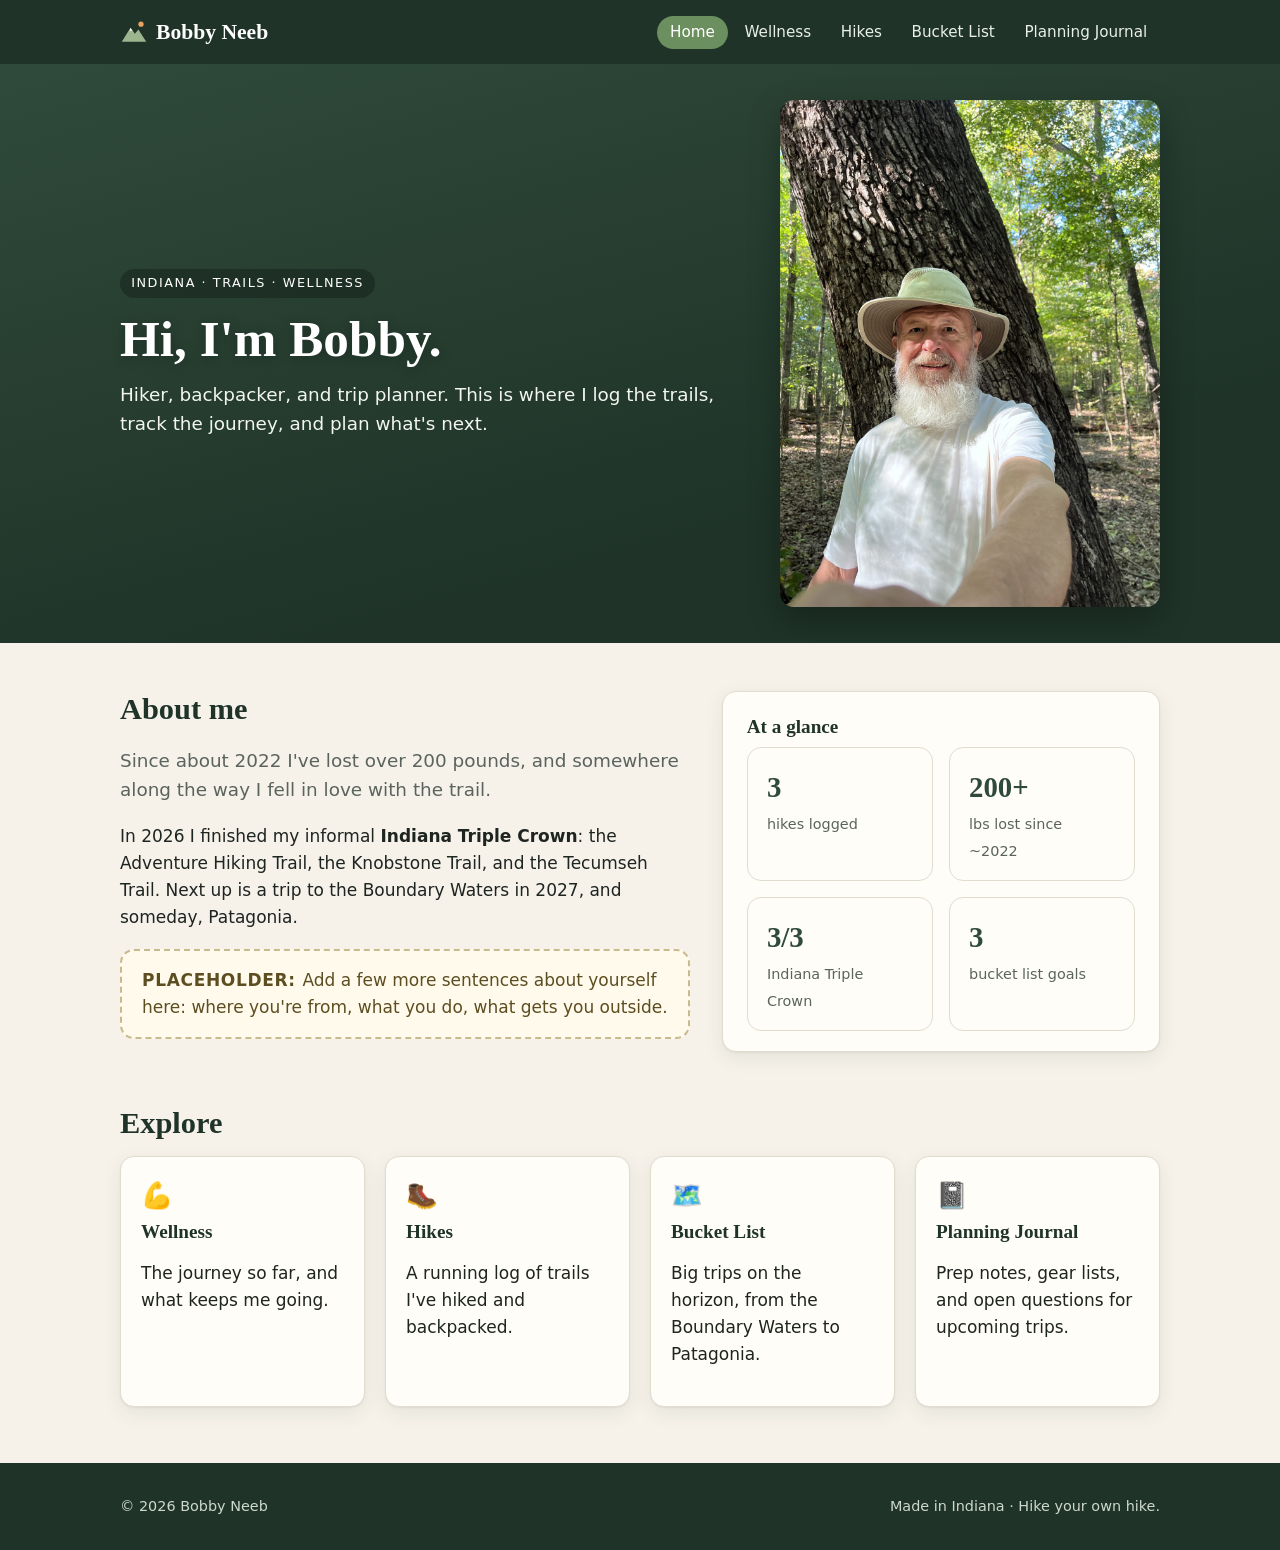
<file: index.html>
<!doctype html>
<html lang="en">
<head>
<meta charset="utf-8">
<meta name="viewport" content="width=device-width, initial-scale=1">
<title>Bobby Neeb</title>
<meta name="description" content="Bobby Neeb: hiking, wellness, and planning the next adventure.">
<meta name="theme-color" content="#1f3328">
<link rel="icon" href="images/favicon.svg" type="image/svg+xml">
<link rel="stylesheet" href="css/style.css">
</head>
<body>
<div id="site-header"></div>
<div class="hero hero-home">
  <div class="wrap hero-layout">
    <div class="hero-copy">
      <span class="tag">Indiana &middot; Trails &middot; Wellness</span>
      <h1>Hi, I'm Bobby.</h1>
      <p>Hiker, backpacker, and trip planner. This is where I log the trails, track the journey, and plan what's next.</p>
    </div>
    <img class="hero-photo" src="images/hero-knobstone.jpg" width="1200" height="1600" alt="Bobby Neeb on the Knobstone Trail">
  </div>
</div>
<main id="main" class="wrap">

<section class="two-col" style="margin-top:2rem">
  <div>
    <h2 style="margin-top:0">About me</h2>
    <p class="lead">Since about 2022 I've lost over 200 pounds, and somewhere along the way I fell in love with the trail.</p>
    <p>In 2026 I finished my informal <strong>Indiana Triple Crown</strong>: the Adventure Hiking Trail, the Knobstone Trail, and the Tecumseh Trail. Next up is a trip to the Boundary Waters in 2027, and someday, Patagonia.</p>
    <p class="placeholder">Add a few more sentences about yourself here: where you're from, what you do, what gets you outside.</p>
  </div>
  <aside class="panel" aria-label="Quick stats">
    <h3>At a glance</h3>
    <div class="stats" style="margin:.5rem 0 0;grid-template-columns:1fr 1fr">
      <div class="stat"><b id="stat-hikes">–</b><span>hikes logged</span></div>
      <div class="stat"><b>200+</b><span>lbs lost since ~2022</span></div>
      <div class="stat"><b>3/3</b><span>Indiana Triple Crown</span></div>
      <div class="stat"><b id="stat-bucket">–</b><span>bucket list goals</span></div>
    </div>
  </aside>
</section>

<h2>Explore</h2>
<div class="grid">
  <a class="card" href="wellness.html"><div class="body"><div class="icon" aria-hidden="true">💪</div><h3>Wellness</h3><p>The journey so far, and what keeps me going.</p></div></a>
  <a class="card" href="hikes.html"><div class="body"><div class="icon" aria-hidden="true">🥾</div><h3>Hikes</h3><p>A running log of trails I've hiked and backpacked.</p></div></a>
  <a class="card" href="bucket-list.html"><div class="body"><div class="icon" aria-hidden="true">🗺️</div><h3>Bucket List</h3><p>Big trips on the horizon, from the Boundary Waters to Patagonia.</p></div></a>
  <a class="card" href="journal.html"><div class="body"><div class="icon" aria-hidden="true">📓</div><h3>Planning Journal</h3><p>Prep notes, gear lists, and open questions for upcoming trips.</p></div></a>
</div>

</main>
<div id="site-footer"></div>
<script src="js/site.js"></script>
<script>
loadJSON("data/hikes.json").then(d => document.getElementById("stat-hikes").textContent = d.hikes.length).catch(()=>{});
loadJSON("data/bucket-list.json").then(d => document.getElementById("stat-bucket").textContent = d.items.filter(i=>!i.example).length).catch(()=>{});
</script>
</body>
</html>
</file>
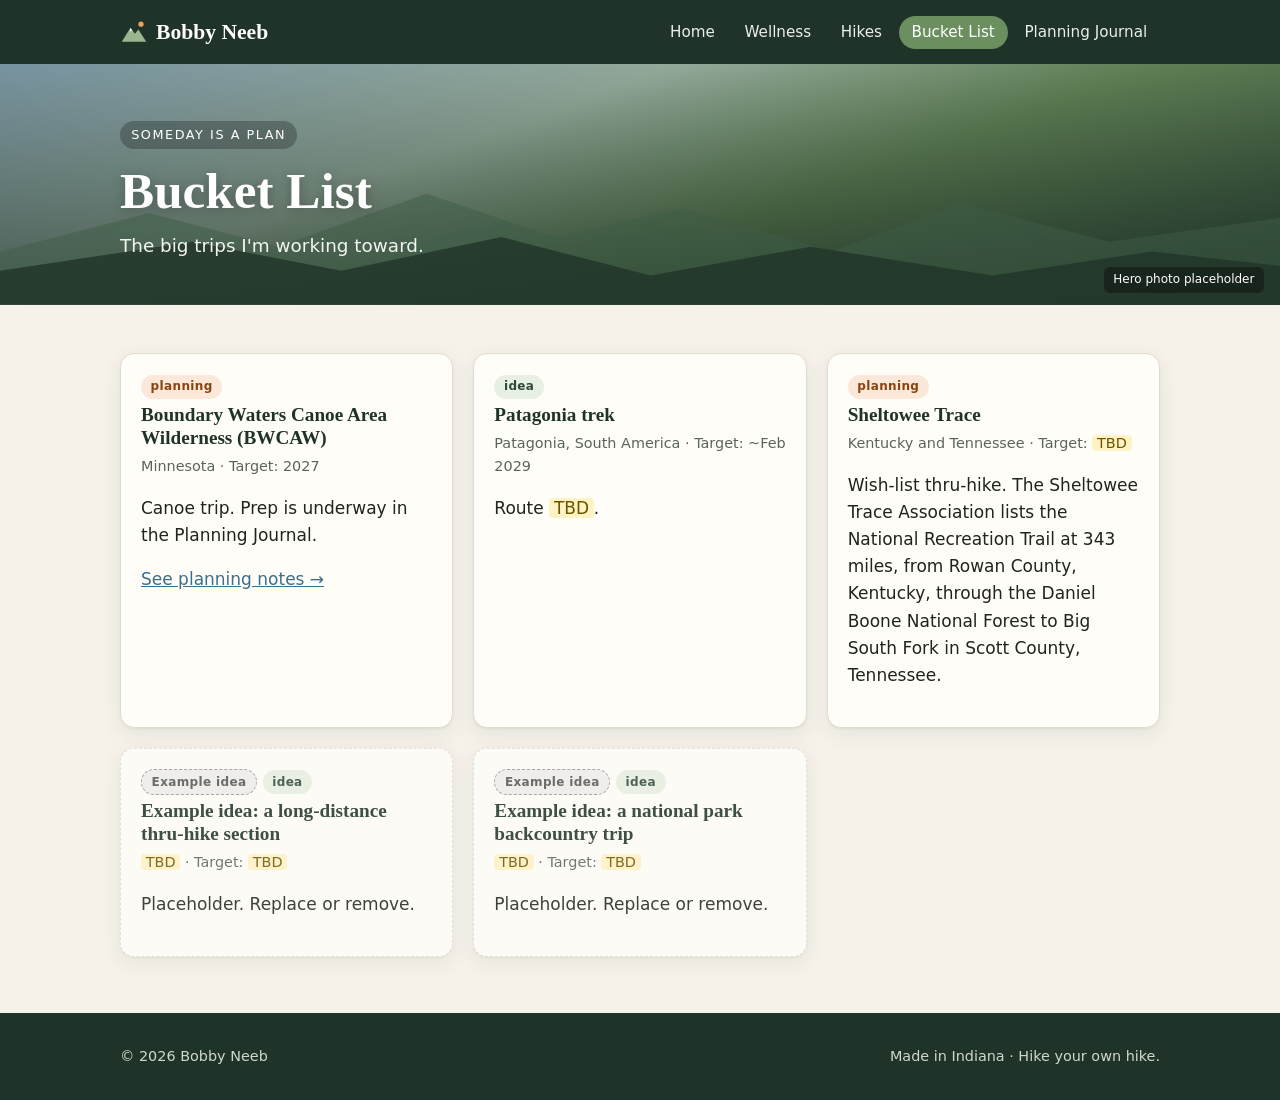
<file: bucket-list.html>
<!doctype html>
<html lang="en">
<head>
<meta charset="utf-8">
<meta name="viewport" content="width=device-width, initial-scale=1">
<title>Bucket List · Bobby Neeb</title>
<meta name="description" content="Bobby Neeb's adventure bucket list.">
<meta name="theme-color" content="#1f3328">
<link rel="icon" href="images/favicon.svg" type="image/svg+xml">
<link rel="stylesheet" href="css/style.css">
</head>
<body>
<div id="site-header"></div>
<div class="hero small" role="img" aria-label="Placeholder hero illustration of mountains">
  <svg class="mtn" viewBox="0 0 1200 300" preserveAspectRatio="none" aria-hidden="true">
<path d="M0 300 L0 190 L140 110 L260 180 L400 70 L520 160 L640 100 L780 190 L900 90 L1040 170 L1200 120 L1200 300Z" fill="#3e5d48" opacity=".55"/>
<path d="M0 300 L0 230 L180 170 L320 230 L470 160 L610 240 L760 180 L930 240 L1080 190 L1200 220 L1200 300Z" fill="#24382c"/>
</svg>
  <div class="wrap">
    <span class="tag">Someday is a plan</span>
    <h1>Bucket List</h1>
    <p>The big trips I'm working toward.</p>
  </div>
  <span class="placeholder-note">Hero photo placeholder</span>
</div>
<main id="main" class="wrap">

<div id="bucket" aria-live="polite" style="margin-top:2rem"><p>Loading…</p></div>
<noscript><p>The bucket list needs JavaScript. The raw data is at <a href="data/bucket-list.json">data/bucket-list.json</a>.</p></noscript>

</main>
<div id="site-footer"></div>
<script src="js/site.js"></script>
<script>
(async () => {
  const el = document.getElementById("bucket");
  let items;
  try { items = (await loadJSON("data/bucket-list.json")).items; } catch (e) { return showError(el, e); }
  el.innerHTML = `<div class="grid wide">${items.map(i => `
    <article class="card"${i.example ? ' style="opacity:.85;border-style:dashed"' : ""}>
      <div class="body">
        ${i.example ? '<span class="badge example">Example idea</span>' : ""}<span class="badge ${esc(i.status)}">${esc(i.status)}</span>
        <h3>${esc(i.title)}</h3>
        <p class="meta">${tbd(i.region)} &middot; Target: ${tbd(i.target)}</p>
        <p>${tbd(i.notes)}</p>
        ${i.link ? `<p><a href="${esc(i.link)}">See planning notes →</a></p>` : ""}
      </div>
    </article>`).join("")}</div>`;
})();
</script>
</body>
</html>
</file>
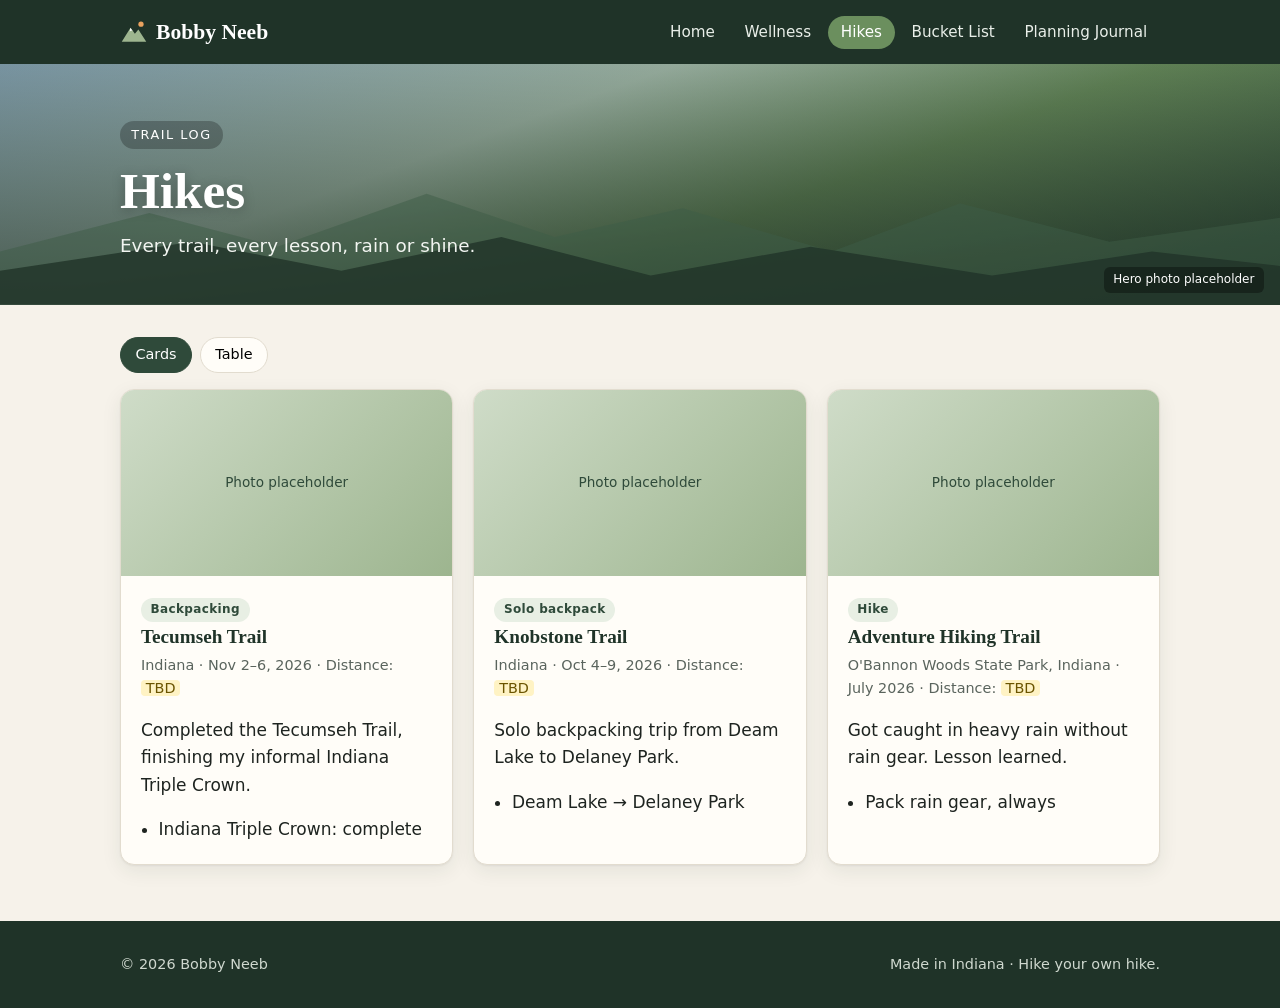
<file: hikes.html>
<!doctype html>
<html lang="en">
<head>
<meta charset="utf-8">
<meta name="viewport" content="width=device-width, initial-scale=1">
<title>Hikes · Bobby Neeb</title>
<meta name="description" content="Bobby Neeb's hike log.">
<meta name="theme-color" content="#1f3328">
<link rel="icon" href="images/favicon.svg" type="image/svg+xml">
<link rel="stylesheet" href="css/style.css">
</head>
<body>
<div id="site-header"></div>
<div class="hero small" role="img" aria-label="Placeholder hero illustration of mountains">
  <svg class="mtn" viewBox="0 0 1200 300" preserveAspectRatio="none" aria-hidden="true">
<path d="M0 300 L0 190 L140 110 L260 180 L400 70 L520 160 L640 100 L780 190 L900 90 L1040 170 L1200 120 L1200 300Z" fill="#3e5d48" opacity=".55"/>
<path d="M0 300 L0 230 L180 170 L320 230 L470 160 L610 240 L760 180 L930 240 L1080 190 L1200 220 L1200 300Z" fill="#24382c"/>
</svg>
  <div class="wrap">
    <span class="tag">Trail log</span>
    <h1>Hikes</h1>
    <p>Every trail, every lesson, rain or shine.</p>
  </div>
  <span class="placeholder-note">Hero photo placeholder</span>
</div>
<main id="main" class="wrap">

<div class="view-switch" role="group" aria-label="Choose view">
  <button type="button" data-view="cards" aria-pressed="true">Cards</button>
  <button type="button" data-view="table" aria-pressed="false">Table</button>
</div>
<div id="hikes" aria-live="polite"><p>Loading hikes…</p></div>
<noscript><p>The hike log needs JavaScript. The raw data is at <a href="data/hikes.json">data/hikes.json</a>.</p></noscript>

</main>
<div id="site-footer"></div>
<script src="js/site.js"></script>
<script>
(async () => {
  const el = document.getElementById("hikes");
  let hikes;
  try { hikes = (await loadJSON("data/hikes.json")).hikes; } catch (e) { return showError(el, e); }
  const cards = () => `<div class="grid wide">${hikes.map(h => `
    <article class="card">
      <div class="card-img">${h.photo ? `<img src="${esc(h.photo)}" alt="${esc(h.name)}">` : "Photo placeholder"}</div>
      <div class="body">
        <span class="badge">${esc(h.type)}</span>
        <h3>${esc(h.name)}</h3>
        <p class="meta">${esc(h.location)} &middot; ${esc(h.dates)} &middot; Distance: ${tbd(h.distance)}</p>
        <p>${esc(h.summary)}</p>
        ${h.highlights?.length ? `<ul>${h.highlights.map(x => `<li>${esc(x)}</li>`).join("")}</ul>` : ""}
      </div>
    </article>`).join("")}</div>`;
  const table = () => `<div class="table-wrap"><table>
    <caption class="skip">Hike log</caption>
    <thead><tr><th scope="col">Trail</th><th scope="col">Where</th><th scope="col">When</th><th scope="col">Type</th><th scope="col">Distance</th><th scope="col">Notes</th></tr></thead>
    <tbody>${hikes.map(h => `<tr><th scope="row">${esc(h.name)}</th><td>${esc(h.location)}</td><td>${esc(h.dates)}</td><td>${esc(h.type)}</td><td>${tbd(h.distance)}</td><td>${esc(h.summary)}</td></tr>`).join("")}</tbody>
  </table></div>`;
  const render = v => {
    el.innerHTML = v === "table" ? table() : cards();
    document.querySelectorAll(".view-switch button").forEach(b => b.setAttribute("aria-pressed", b.dataset.view === v));
  };
  document.querySelectorAll(".view-switch button").forEach(b => b.addEventListener("click", () => render(b.dataset.view)));
  render(new URLSearchParams(location.search).get("view") || "cards");
})();
</script>
</body>
</html>
</file>
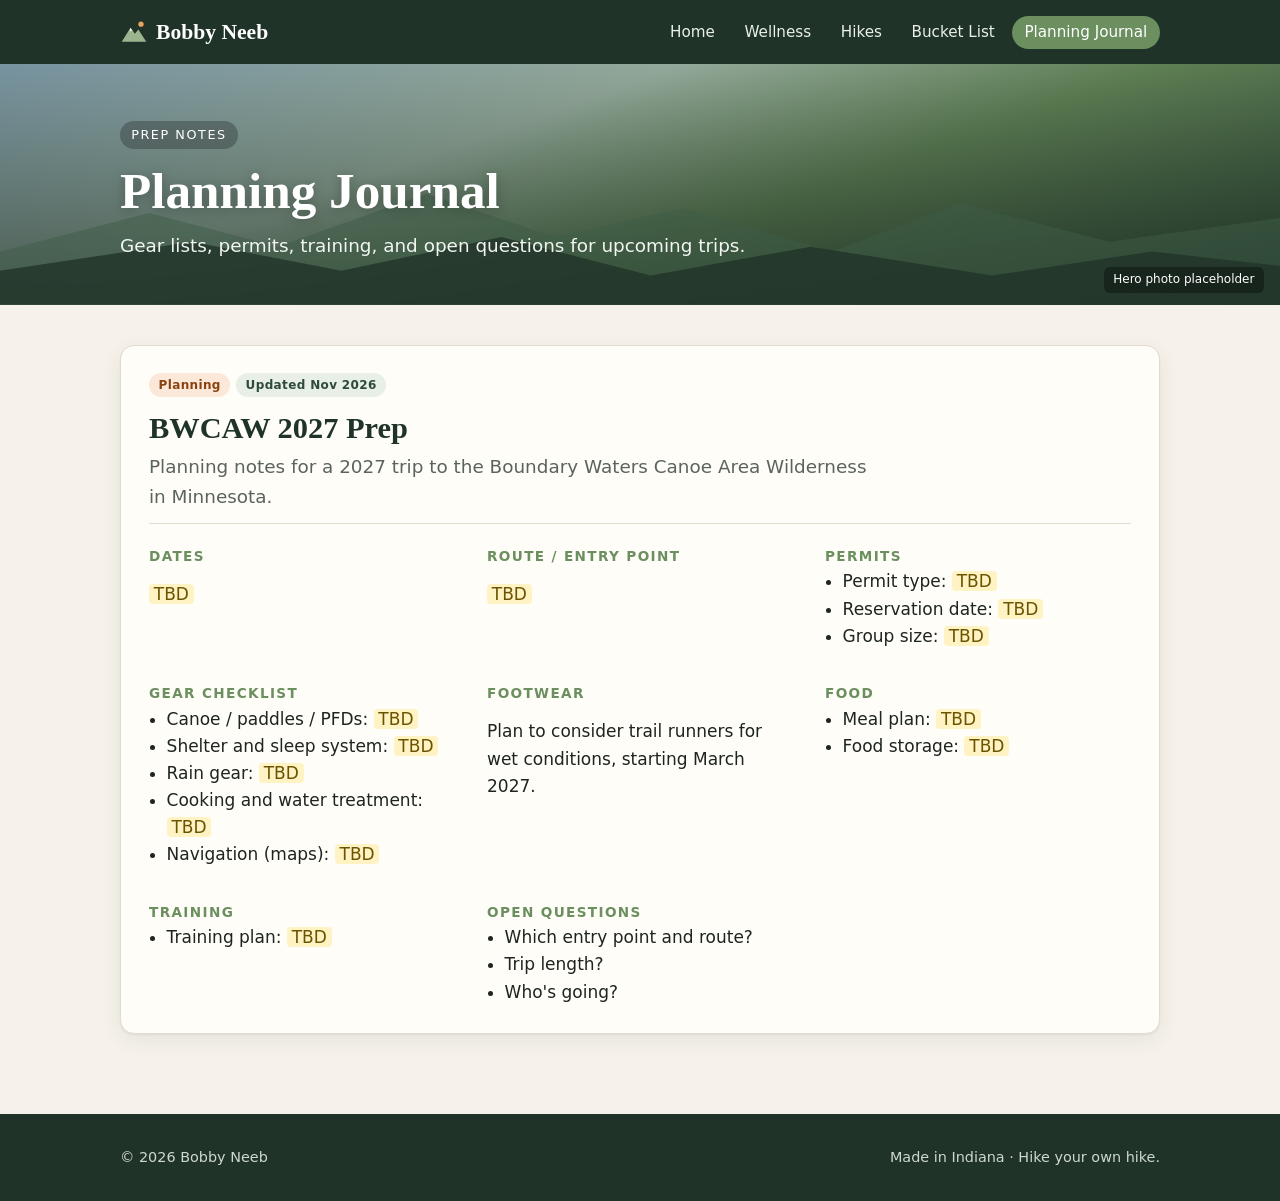
<file: journal.html>
<!doctype html>
<html lang="en">
<head>
<meta charset="utf-8">
<meta name="viewport" content="width=device-width, initial-scale=1">
<title>Planning Journal · Bobby Neeb</title>
<meta name="description" content="Bobby Neeb's trip planning journal.">
<meta name="theme-color" content="#1f3328">
<link rel="icon" href="images/favicon.svg" type="image/svg+xml">
<link rel="stylesheet" href="css/style.css">
</head>
<body>
<div id="site-header"></div>
<div class="hero small" role="img" aria-label="Placeholder hero illustration of mountains">
  <svg class="mtn" viewBox="0 0 1200 300" preserveAspectRatio="none" aria-hidden="true">
<path d="M0 300 L0 190 L140 110 L260 180 L400 70 L520 160 L640 100 L780 190 L900 90 L1040 170 L1200 120 L1200 300Z" fill="#3e5d48" opacity=".55"/>
<path d="M0 300 L0 230 L180 170 L320 230 L470 160 L610 240 L760 180 L930 240 L1080 190 L1200 220 L1200 300Z" fill="#24382c"/>
</svg>
  <div class="wrap">
    <span class="tag">Prep notes</span>
    <h1>Planning Journal</h1>
    <p>Gear lists, permits, training, and open questions for upcoming trips.</p>
  </div>
  <span class="placeholder-note">Hero photo placeholder</span>
</div>
<main id="main" class="wrap">

<div id="journal" aria-live="polite"><p>Loading…</p></div>
<noscript><p>The journal needs JavaScript. The raw data is at <a href="data/journal.json">data/journal.json</a>.</p></noscript>

</main>
<div id="site-footer"></div>
<script src="js/site.js"></script>
<script>
(async () => {
  const el = document.getElementById("journal");
  let entries;
  try { entries = (await loadJSON("data/journal.json")).entries; } catch (e) { return showError(el, e); }
  el.innerHTML = entries.map(e => `
    <article class="journal-entry" id="${esc(e.id)}">
      <header>
        <span class="badge planning">${esc(e.status)}</span><span class="badge">Updated ${esc(e.updated)}</span>
        <h2 style="margin:.4em 0 .2em">${esc(e.title)}</h2>
        ${e.intro ? `<p class="lead" style="margin:0">${esc(e.intro)}</p>` : ""}
      </header>
      <div class="journal-sections">${e.sections.map(s => `
        <section><h3>${esc(s.heading)}</h3>
          ${s.text ? `<p>${tbd(s.text)}</p>` : ""}
          ${s.items ? `<ul>${s.items.map(x => `<li>${tbd(x)}</li>`).join("")}</ul>` : ""}
        </section>`).join("")}
      </div>
    </article>`).join("");
  if (location.hash) document.querySelector(location.hash)?.scrollIntoView();
})();
</script>
</body>
</html>
</file>
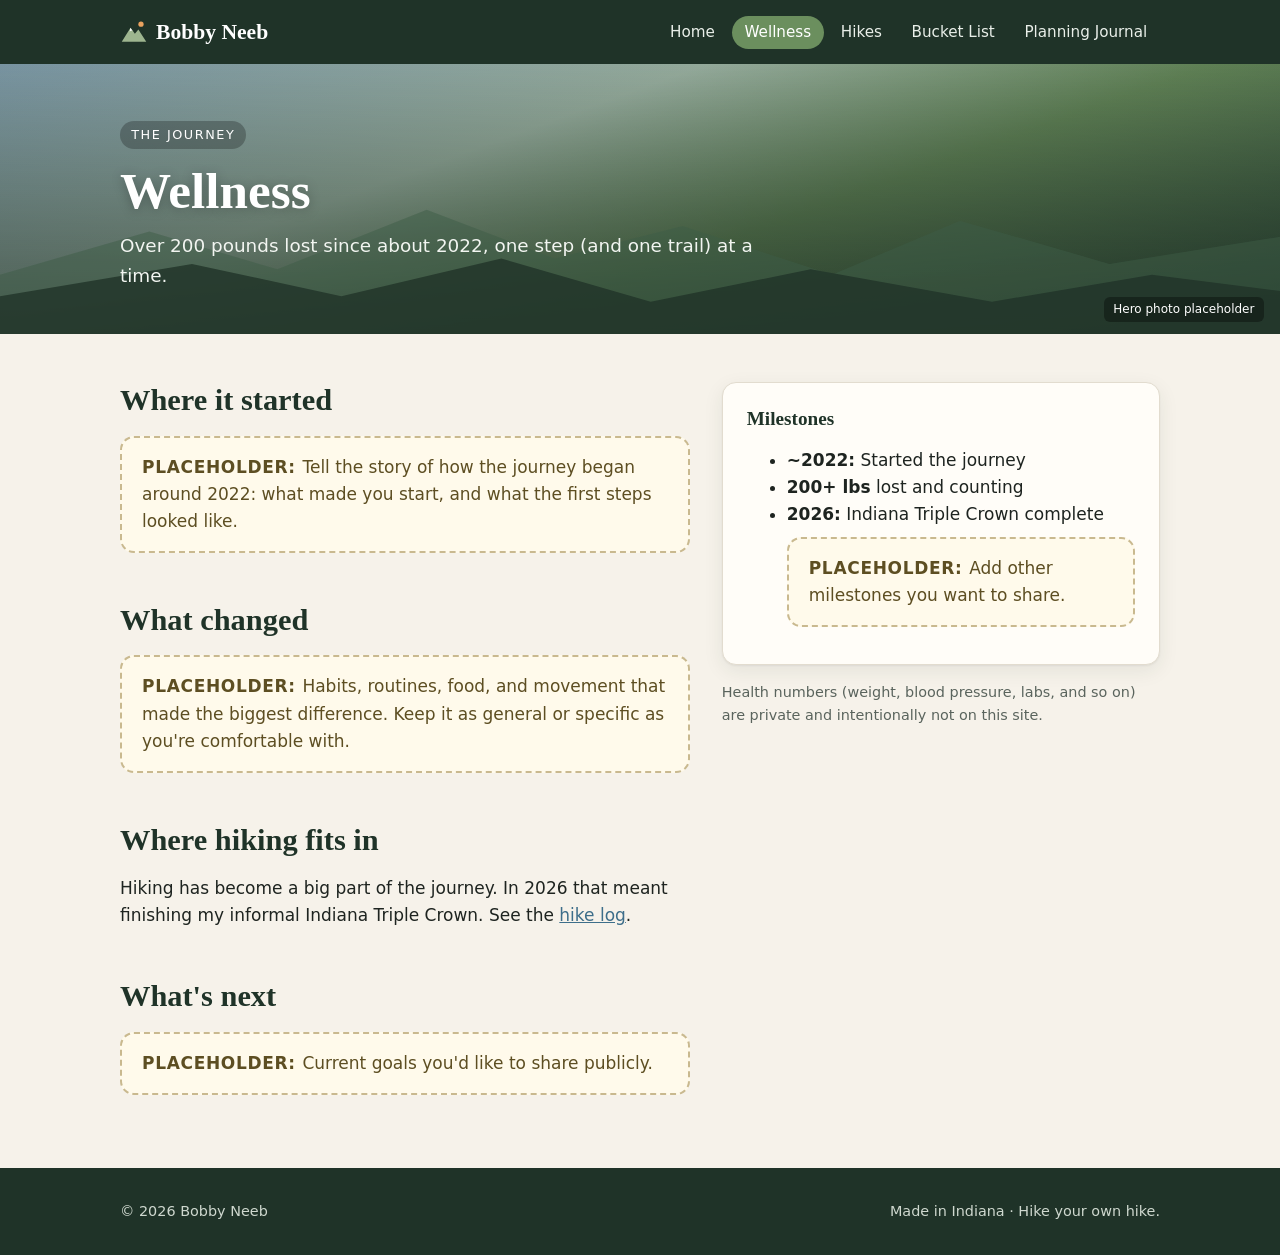
<file: wellness.html>
<!doctype html>
<html lang="en">
<head>
<meta charset="utf-8">
<meta name="viewport" content="width=device-width, initial-scale=1">
<title>Wellness · Bobby Neeb</title>
<meta name="description" content="Bobby Neeb's wellness journey.">
<meta name="theme-color" content="#1f3328">
<link rel="icon" href="images/favicon.svg" type="image/svg+xml">
<link rel="stylesheet" href="css/style.css">
</head>
<body>
<div id="site-header"></div>
<div class="hero small" role="img" aria-label="Placeholder hero illustration of mountains">
  <svg class="mtn" viewBox="0 0 1200 300" preserveAspectRatio="none" aria-hidden="true">
<path d="M0 300 L0 190 L140 110 L260 180 L400 70 L520 160 L640 100 L780 190 L900 90 L1040 170 L1200 120 L1200 300Z" fill="#3e5d48" opacity=".55"/>
<path d="M0 300 L0 230 L180 170 L320 230 L470 160 L610 240 L760 180 L930 240 L1080 190 L1200 220 L1200 300Z" fill="#24382c"/>
</svg>
  <div class="wrap">
    <span class="tag">The journey</span>
    <h1>Wellness</h1>
    <p>Over 200 pounds lost since about 2022, one step (and one trail) at a time.</p>
  </div>
  <span class="placeholder-note">Hero photo placeholder</span>
</div>
<main id="main" class="wrap">

<section class="two-col" style="margin-top:2rem">
  <div>
    <h2 style="margin-top:0">Where it started</h2>
    <p class="placeholder">Tell the story of how the journey began around 2022: what made you start, and what the first steps looked like.</p>
    <h2>What changed</h2>
    <p class="placeholder">Habits, routines, food, and movement that made the biggest difference. Keep it as general or specific as you're comfortable with.</p>
    <h2>Where hiking fits in</h2>
    <p>Hiking has become a big part of the journey. In 2026 that meant finishing my informal Indiana Triple Crown. See the <a href="hikes.html">hike log</a>.</p>
    <h2>What's next</h2>
    <p class="placeholder">Current goals you'd like to share publicly.</p>
  </div>
  <aside>
    <div class="panel">
      <h3>Milestones</h3>
      <ul>
        <li><strong>~2022:</strong> Started the journey</li>
        <li><strong>200+ lbs</strong> lost and counting</li>
        <li><strong>2026:</strong> Indiana Triple Crown complete</li>
        <li class="placeholder" style="list-style:none;margin-top:.5rem">Add other milestones you want to share.</li>
      </ul>
    </div>
    <p style="font-size:.9rem;color:var(--muted);margin-top:1rem">Health numbers (weight, blood pressure, labs, and so on) are private and intentionally not on this site.</p>
  </aside>
</section>

</main>
<div id="site-footer"></div>
<script src="js/site.js"></script>

</body>
</html>
</file>
<file: css/style.css>
:root{
  --forest:#2f4a3a; --forest-d:#1f3328; --moss:#6b8f5e; --sand:#f6f2ea; --paper:#fffdf8;
  --ink:#1e2420; --muted:#5a645d; --line:#e2dccf; --accent:#c8692b; --lake:#3d6e8a;
  --radius:14px; --shadow:0 1px 2px rgba(0,0,0,.05),0 6px 20px rgba(31,51,40,.08);
  --sans: system-ui,-apple-system,"Segoe UI",Roboto,"Helvetica Neue",Arial,sans-serif;
  --serif: "Iowan Old Style","Palatino Linotype",Palatino,Georgia,serif;
}
*{box-sizing:border-box}
html{scroll-behavior:smooth}
body{margin:0;font-family:var(--sans);color:var(--ink);background:var(--sand);line-height:1.6;font-size:1.0625rem}
img{max-width:100%;display:block}
a{color:var(--lake)} a:hover{color:var(--forest)}
:focus-visible{outline:3px solid var(--accent);outline-offset:2px;border-radius:4px}
.skip{position:absolute;left:-999px;top:0;background:var(--paper);padding:.5rem 1rem;z-index:10}
.skip:focus{left:1rem;top:1rem}
.wrap{max-width:1080px;margin:0 auto;padding:0 1.25rem}
h1,h2,h3{font-family:var(--serif);line-height:1.2;color:var(--forest-d)}
h1{font-size:clamp(2rem,5vw,3.2rem);margin:.2em 0}
h2{font-size:clamp(1.4rem,3vw,1.9rem);margin:1.6em 0 .5em}
h3{font-size:1.2rem;margin:.2em 0 .3em}

/* header */
.site-header{background:var(--forest-d);color:#fff;position:sticky;top:0;z-index:5}
.site-header .wrap{display:flex;align-items:center;justify-content:space-between;gap:1rem;min-height:64px;flex-wrap:wrap}
.brand{color:#fff;text-decoration:none;font-family:var(--serif);font-size:1.35rem;font-weight:700;display:flex;align-items:center;gap:.5rem}
.brand svg{width:28px;height:28px}
.nav-toggle{display:none;background:none;border:1px solid rgba(255,255,255,.4);color:#fff;border-radius:8px;padding:.4rem .7rem;font:inherit;cursor:pointer}
.site-nav ul{list-style:none;margin:0;padding:0;display:flex;gap:.25rem;flex-wrap:wrap}
.site-nav a{color:#e9efe9;text-decoration:none;padding:.45rem .8rem;border-radius:999px;font-size:.95rem}
.site-nav a:hover{background:rgba(255,255,255,.1);color:#fff}
.site-nav a[aria-current="page"]{background:var(--moss);color:#fff}
@media (max-width:760px){
  .nav-toggle{display:block}
  .site-nav{width:100%;display:none;padding-bottom:.75rem}
  .site-nav.open{display:block}
  .site-nav ul{flex-direction:column}
}

/* hero */
.hero{position:relative;color:#fff;overflow:hidden;
  background:linear-gradient(180deg,rgba(20,35,27,.15),rgba(20,35,27,.65)),
  linear-gradient(160deg,#89a7b8 0%,#a9c0b0 35%,#6b8f5e 60%,#2f4a3a 100%)}
.hero .mtn{position:absolute;inset:auto 0 0 0;width:100%;height:60%;opacity:.9}
.hero .wrap{position:relative;padding:5.5rem 1.25rem 4.5rem}
.hero.small .wrap{padding:3.5rem 1.25rem 2.75rem}
.hero h1{color:#fff;text-shadow:0 2px 12px rgba(0,0,0,.25)}
.hero p{max-width:640px;font-size:1.15rem;margin:.4rem 0 0;color:#f2f5f1}
.hero .tag{display:inline-block;font-size:.8rem;letter-spacing:.12em;text-transform:uppercase;background:rgba(0,0,0,.25);padding:.25rem .7rem;border-radius:999px}
.placeholder-note{position:absolute;right:1rem;bottom:.75rem;font-size:.75rem;background:rgba(0,0,0,.35);padding:.2rem .6rem;border-radius:6px;color:#fff}
.hero-home{background:linear-gradient(165deg,var(--forest) 0%,var(--forest-d) 72%)}
.hero-home .wrap{padding:2.25rem 1.25rem}
.hero-layout{display:grid;grid-template-columns:minmax(0,1.15fr) minmax(220px,380px);gap:2rem 2.5rem;align-items:center}
.hero-photo{width:100%;height:auto;aspect-ratio:3/4;object-fit:cover;object-position:center top;border-radius:var(--radius);box-shadow:0 12px 32px rgba(0,0,0,.28)}
@media (max-width:760px){
  .hero-home .wrap{padding:1.25rem 1.25rem 1.75rem}
  .hero-layout{grid-template-columns:1fr;gap:1.25rem}
  .hero-photo{order:-1;width:min(100%,420px);margin-inline:auto;max-height:62vh}
}

main.wrap{padding-top:1rem;padding-bottom:3.5rem}
.grid.wide{grid-template-columns:repeat(auto-fit,minmax(300px,1fr))}
.lead{font-size:1.15rem;color:var(--muted);max-width:720px}

/* cards */
.grid{display:grid;gap:1.25rem;grid-template-columns:repeat(auto-fill,minmax(230px,1fr))}
.card{background:var(--paper);border:1px solid var(--line);border-radius:var(--radius);box-shadow:var(--shadow);overflow:hidden;display:flex;flex-direction:column}
.card .body{padding:1.1rem 1.25rem 1.3rem;flex:1}
.card .meta{color:var(--muted);font-size:.9rem;margin:0 0 .5rem}
.card ul{margin:.5rem 0 0;padding-left:1.1rem}
.card-img{aspect-ratio:16/9;background:linear-gradient(135deg,#cfdcc8,#9db58f);display:flex;align-items:center;justify-content:center;color:var(--forest);font-size:.85rem}
.card-img img{width:100%;height:100%;object-fit:cover}
a.card{text-decoration:none;color:inherit;transition:transform .15s}
a.card:hover{transform:translateY(-3px)}
.icon{font-size:1.6rem}

.badge{display:inline-block;font-size:.75rem;font-weight:600;letter-spacing:.03em;padding:.15rem .6rem;border-radius:999px;background:#e8efe4;color:var(--forest);margin-right:.35rem}
.badge.planning{background:#fbe8d9;color:#8a4310}
.badge.booked{background:#dcebf4;color:#1f4f6b}
.badge.done{background:#dcefd5;color:#24561a}
.badge.example{background:#eee;color:#555;border:1px dashed #999}
.badge.tbd{background:#fff3c4;color:#6b5400}

/* stats strip */
.stats{display:grid;grid-template-columns:repeat(auto-fit,minmax(160px,1fr));gap:1rem;margin:2rem 0}
.stat{background:var(--paper);border:1px solid var(--line);border-radius:var(--radius);padding:1rem 1.2rem}
.stat b{display:block;font-family:var(--serif);font-size:1.8rem;color:var(--forest)}
.stat span{color:var(--muted);font-size:.9rem}

/* placeholder blocks */
.placeholder{border:2px dashed #c9b98f;background:#fffaeb;border-radius:var(--radius);padding:1rem 1.25rem;color:#5d4e22}
.placeholder::before{content:"PLACEHOLDER: ";font-weight:700;letter-spacing:.04em}

/* journal */
.journal-entry{background:var(--paper);border:1px solid var(--line);border-radius:var(--radius);box-shadow:var(--shadow);padding:1.5rem 1.75rem;margin:1.5rem 0}
.journal-entry header{border-bottom:1px solid var(--line);padding-bottom:.75rem;margin-bottom:.5rem}
.journal-sections{display:grid;gap:1rem 2rem;grid-template-columns:repeat(auto-fit,minmax(260px,1fr))}
.journal-sections section h3{font-family:var(--sans);font-size:.85rem;text-transform:uppercase;letter-spacing:.1em;color:var(--moss);margin-top:1rem}
.journal-sections ul{margin:.2rem 0;padding-left:1.1rem}
mark.tbd{background:#fff3c4;color:#6b5400;padding:0 .3rem;border-radius:4px}

/* table toggle */
.view-switch{display:flex;gap:.5rem;margin:1rem 0}
.view-switch button{font:inherit;font-size:.9rem;border:1px solid var(--line);background:var(--paper);padding:.35rem .9rem;border-radius:999px;cursor:pointer}
.view-switch button[aria-pressed="true"]{background:var(--forest);color:#fff;border-color:var(--forest)}
table{width:100%;border-collapse:collapse;background:var(--paper);border-radius:var(--radius);overflow:hidden;box-shadow:var(--shadow)}
th,td{text-align:left;padding:.7rem .9rem;border-bottom:1px solid var(--line);vertical-align:top}
th{background:#eef2ea;font-size:.85rem;text-transform:uppercase;letter-spacing:.06em;color:var(--forest)}
.table-wrap{overflow-x:auto}

.two-col{display:grid;gap:2rem;grid-template-columns:1.3fr 1fr;align-items:start}
@media (max-width:760px){.two-col{grid-template-columns:1fr}}
.panel{background:var(--paper);border:1px solid var(--line);border-radius:var(--radius);padding:1.25rem 1.5rem;box-shadow:var(--shadow)}

.site-footer{background:var(--forest-d);color:#cfd8cf;padding:2rem 0;font-size:.9rem}
.site-footer .wrap{display:flex;justify-content:space-between;flex-wrap:wrap;gap:1rem}
.site-footer a{color:#e9efe9}
noscript p{background:#fff3c4;padding:1rem;border-radius:8px}
@media (prefers-reduced-motion:reduce){*{scroll-behavior:auto!important;transition:none!important}}
</file>
